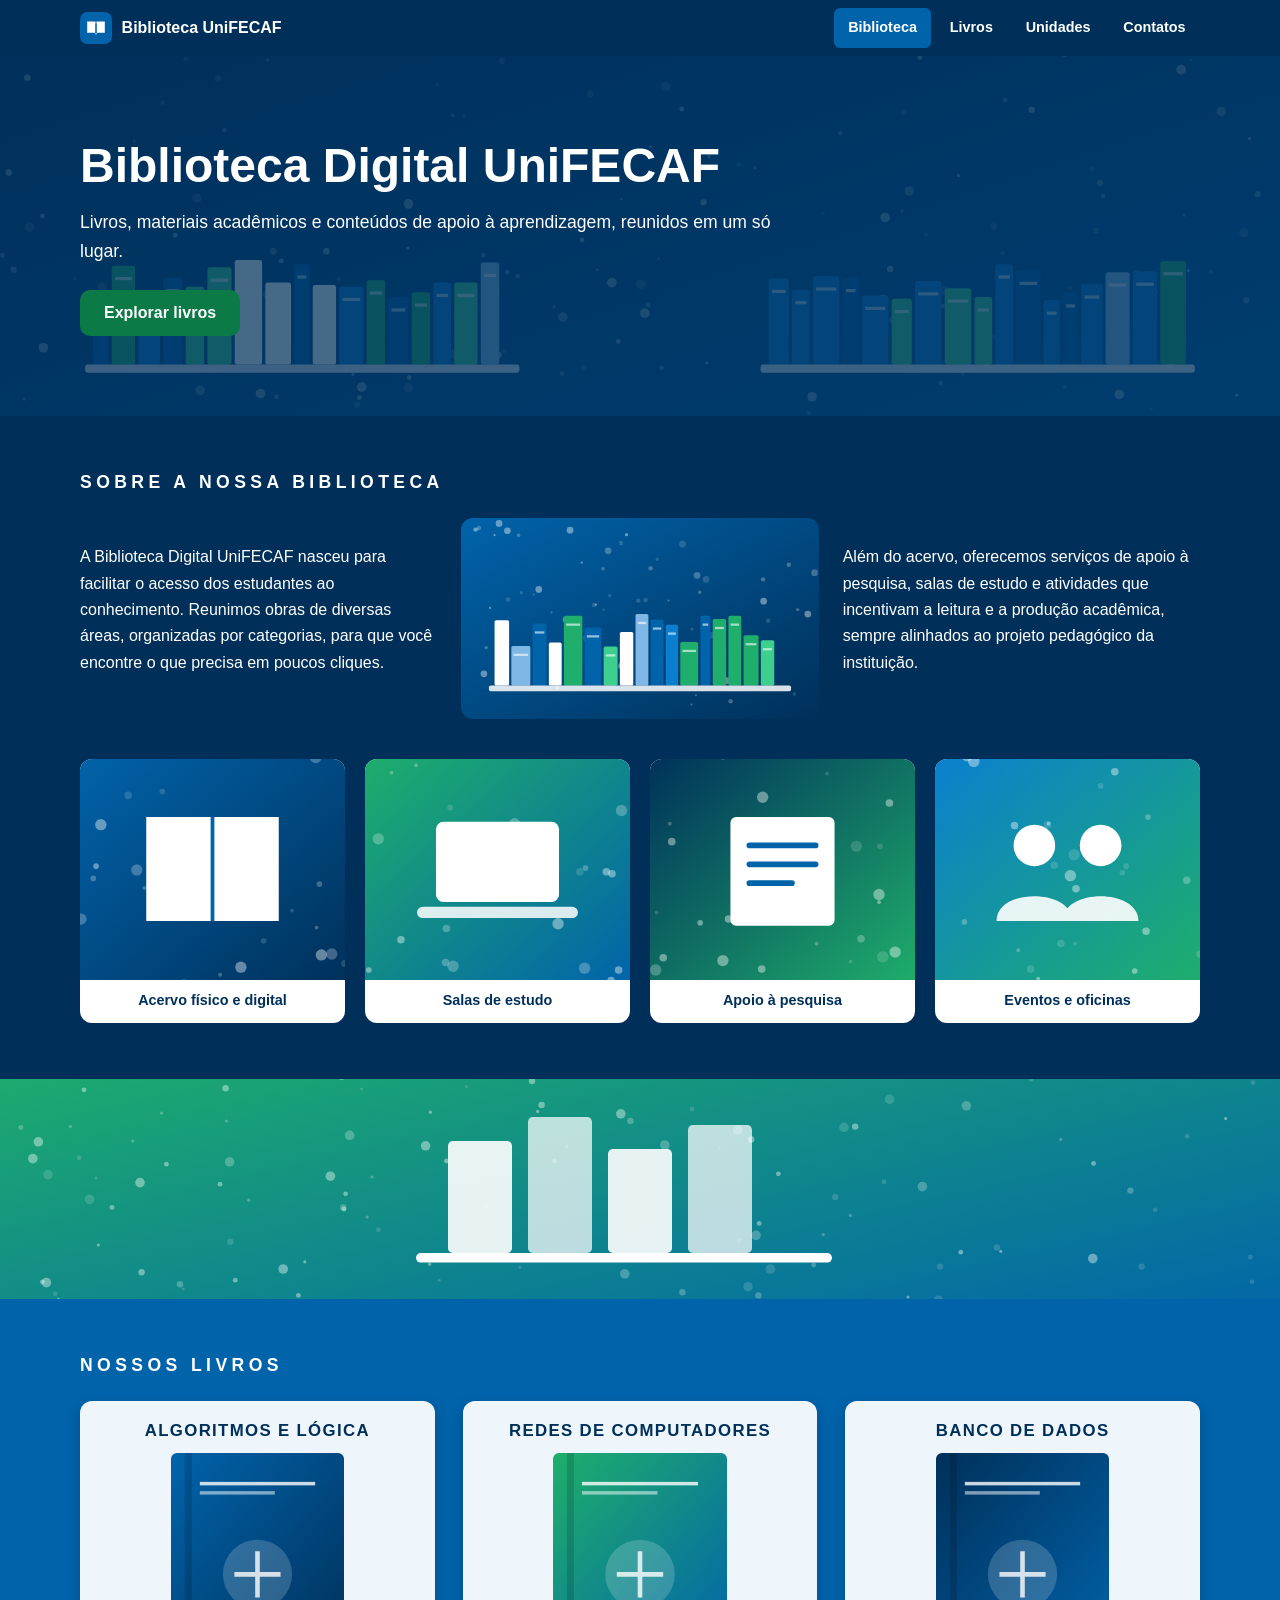
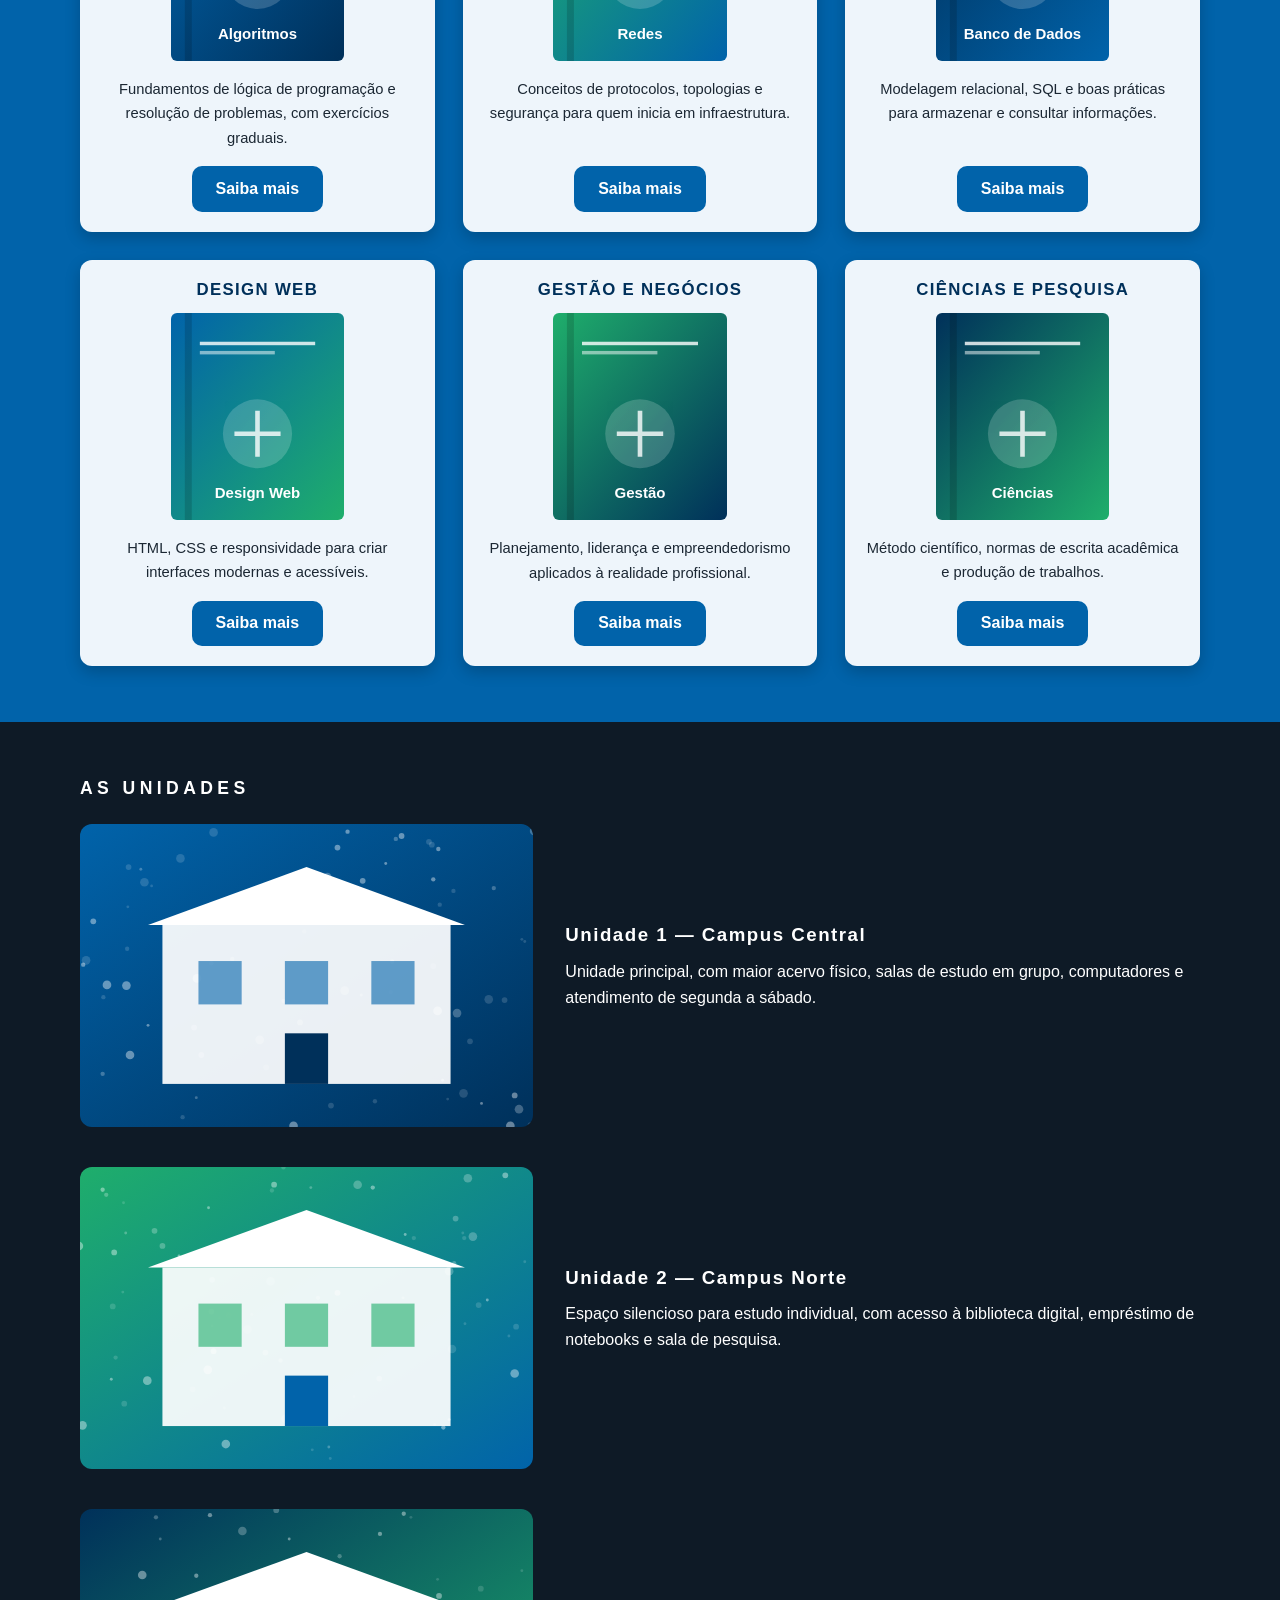
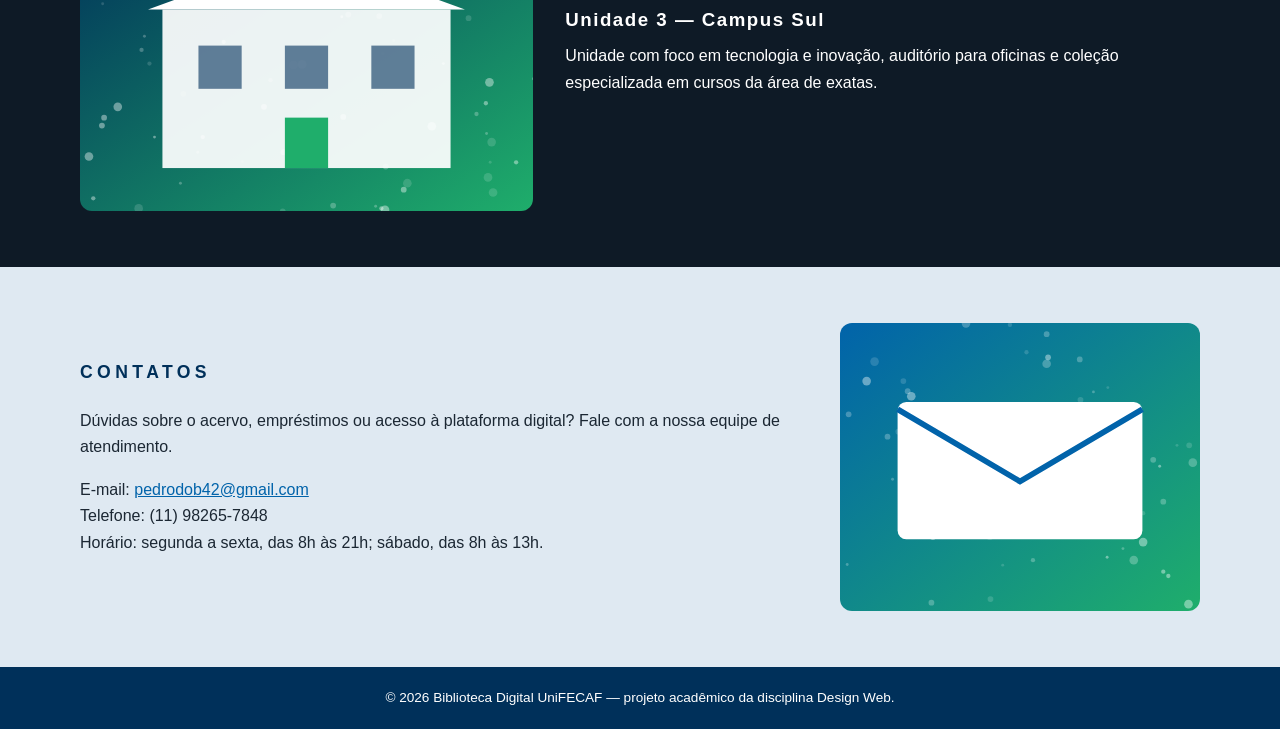
<file: index.html>
<!DOCTYPE html>
<html lang="pt-BR">
<head>
  <meta charset="UTF-8">
  <meta name="viewport" content="width=device-width, initial-scale=1.0">
  <meta name="description" content="Biblioteca Digital UniFECAF: livros, materiais acadêmicos e conteúdos de apoio à aprendizagem.">
  <title>Biblioteca Digital UniFECAF</title>
  <link rel="stylesheet" href="css/style.css">
</head>
<body>
  <a class="skip" href="#principal">Ir para o conteúdo</a>

  <header class="topo">
    <div class="topo__interno">
      <a class="marca" href="#biblioteca">
        <img src="assets/imagens/logo.svg" alt="" width="32" height="32">
        <span>Biblioteca UniFECAF</span>
      </a>
      <nav aria-label="Principal">
        <ul class="menu">
          <li><a href="#biblioteca" aria-current="page">Biblioteca</a></li>
          <li><a href="#livros">Livros</a></li>
          <li><a href="#unidades">Unidades</a></li>
          <li><a href="#contatos">Contatos</a></li>
        </ul>
      </nav>
    </div>
  </header>

  <main id="principal">
    <section id="biblioteca" class="hero" aria-labelledby="titulo-hero">
      <img src="assets/imagens/hero.svg" alt="" class="hero__fundo">
      <div class="hero__texto">
        <h1 id="titulo-hero">Biblioteca Digital UniFECAF</h1>
        <p>Livros, materiais acadêmicos e conteúdos de apoio à aprendizagem, reunidos em um só lugar.</p>
        <a class="btn btn--verde" href="#livros">Explorar livros</a>
      </div>
    </section>

    <section class="sobre" aria-labelledby="titulo-sobre">
      <div class="container">
        <h2 id="titulo-sobre">Sobre a nossa biblioteca</h2>
        <div class="sobre__grade">
          <p>A Biblioteca Digital UniFECAF nasceu para facilitar o acesso dos estudantes ao conhecimento. Reunimos obras de diversas áreas, organizadas por categorias, para que você encontre o que precisa em poucos cliques.</p>
          <img src="assets/imagens/sobre.svg" alt="Ilustração de estantes repletas de livros" loading="lazy">
          <p>Além do acervo, oferecemos serviços de apoio à pesquisa, salas de estudo e atividades que incentivam a leitura e a produção acadêmica, sempre alinhados ao projeto pedagógico da instituição.</p>
        </div>
        <ul class="galeria">
        <li><img src="assets/imagens/servico1.svg" alt="Acervo físico e digital" loading="lazy"><span>Acervo físico e digital</span></li>
        <li><img src="assets/imagens/servico2.svg" alt="Salas de estudo" loading="lazy"><span>Salas de estudo</span></li>
        <li><img src="assets/imagens/servico3.svg" alt="Apoio à pesquisa" loading="lazy"><span>Apoio à pesquisa</span></li>
        <li><img src="assets/imagens/servico4.svg" alt="Eventos e oficinas" loading="lazy"><span>Eventos e oficinas</span></li>
        </ul>
      </div>
    </section>

    <div class="banner" role="img" aria-label="Ilustração de livros sobre uma estante"></div>

    <section id="livros" class="livros" aria-labelledby="titulo-livros">
      <div class="container">
        <h2 id="titulo-livros">Nossos livros</h2>
        <div class="livros__grade">
        <article class="card">
          <h3>Algoritmos e Lógica</h3>
          <img src="assets/imagens/livro1.svg" alt="Capa ilustrativa do livro Algoritmos e Lógica" loading="lazy">
          <p>Fundamentos de lógica de programação e resolução de problemas, com exercícios graduais.</p>
          <a class="btn" href="#contatos" aria-label="Saiba mais sobre Algoritmos e Lógica">Saiba mais</a>
        </article>
        <article class="card">
          <h3>Redes de Computadores</h3>
          <img src="assets/imagens/livro2.svg" alt="Capa ilustrativa do livro Redes de Computadores" loading="lazy">
          <p>Conceitos de protocolos, topologias e segurança para quem inicia em infraestrutura.</p>
          <a class="btn" href="#contatos" aria-label="Saiba mais sobre Redes de Computadores">Saiba mais</a>
        </article>
        <article class="card">
          <h3>Banco de Dados</h3>
          <img src="assets/imagens/livro3.svg" alt="Capa ilustrativa do livro Banco de Dados" loading="lazy">
          <p>Modelagem relacional, SQL e boas práticas para armazenar e consultar informações.</p>
          <a class="btn" href="#contatos" aria-label="Saiba mais sobre Banco de Dados">Saiba mais</a>
        </article>
        <article class="card">
          <h3>Design Web</h3>
          <img src="assets/imagens/livro4.svg" alt="Capa ilustrativa do livro Design Web" loading="lazy">
          <p>HTML, CSS e responsividade para criar interfaces modernas e acessíveis.</p>
          <a class="btn" href="#contatos" aria-label="Saiba mais sobre Design Web">Saiba mais</a>
        </article>
        <article class="card">
          <h3>Gestão e Negócios</h3>
          <img src="assets/imagens/livro5.svg" alt="Capa ilustrativa do livro Gestão e Negócios" loading="lazy">
          <p>Planejamento, liderança e empreendedorismo aplicados à realidade profissional.</p>
          <a class="btn" href="#contatos" aria-label="Saiba mais sobre Gestão e Negócios">Saiba mais</a>
        </article>
        <article class="card">
          <h3>Ciências e Pesquisa</h3>
          <img src="assets/imagens/livro6.svg" alt="Capa ilustrativa do livro Ciências e Pesquisa" loading="lazy">
          <p>Método científico, normas de escrita acadêmica e produção de trabalhos.</p>
          <a class="btn" href="#contatos" aria-label="Saiba mais sobre Ciências e Pesquisa">Saiba mais</a>
        </article>
        </div>
      </div>
    </section>

    <section id="unidades" class="unidades" aria-labelledby="titulo-unidades">
      <div class="container">
        <h2 id="titulo-unidades">As unidades</h2>
        <article class="unit">
          <img src="assets/imagens/unidade1.svg" alt="Ilustração da fachada da Unidade 1" loading="lazy">
          <div>
            <h3>Unidade 1 — Campus Central</h3>
            <p>Unidade principal, com maior acervo físico, salas de estudo em grupo, computadores e atendimento de segunda a sábado.</p>
          </div>
        </article>
        <article class="unit">
          <img src="assets/imagens/unidade2.svg" alt="Ilustração da fachada da Unidade 2" loading="lazy">
          <div>
            <h3>Unidade 2 — Campus Norte</h3>
            <p>Espaço silencioso para estudo individual, com acesso à biblioteca digital, empréstimo de notebooks e sala de pesquisa.</p>
          </div>
        </article>
        <article class="unit">
          <img src="assets/imagens/unidade3.svg" alt="Ilustração da fachada da Unidade 3" loading="lazy">
          <div>
            <h3>Unidade 3 — Campus Sul</h3>
            <p>Unidade com foco em tecnologia e inovação, auditório para oficinas e coleção especializada em cursos da área de exatas.</p>
          </div>
        </article>
      </div>
    </section>

    <section id="contatos" class="contatos" aria-labelledby="titulo-contatos">
      <div class="container contatos__grade">
        <div>
          <h2 id="titulo-contatos">Contatos</h2>
          <p>Dúvidas sobre o acervo, empréstimos ou acesso à plataforma digital? Fale com a nossa equipe de atendimento.</p>
          <p>E-mail: <a href="mailto:pedrodob42@gmail.com">pedrodob42@gmail.com</a><br>
          Telefone: (11) 98265-7848<br>
          Horário: segunda a sexta, das 8h às 21h; sábado, das 8h às 13h.</p>
        </div>
        <img src="assets/imagens/contato.svg" alt="Ilustração de um envelope" loading="lazy">
      </div>
    </section>
  </main>

  <footer class="rodape">
    <p>&copy; 2026 Biblioteca Digital UniFECAF — projeto acadêmico da disciplina Design Web.</p>
  </footer>
</body>
</html>
</file>
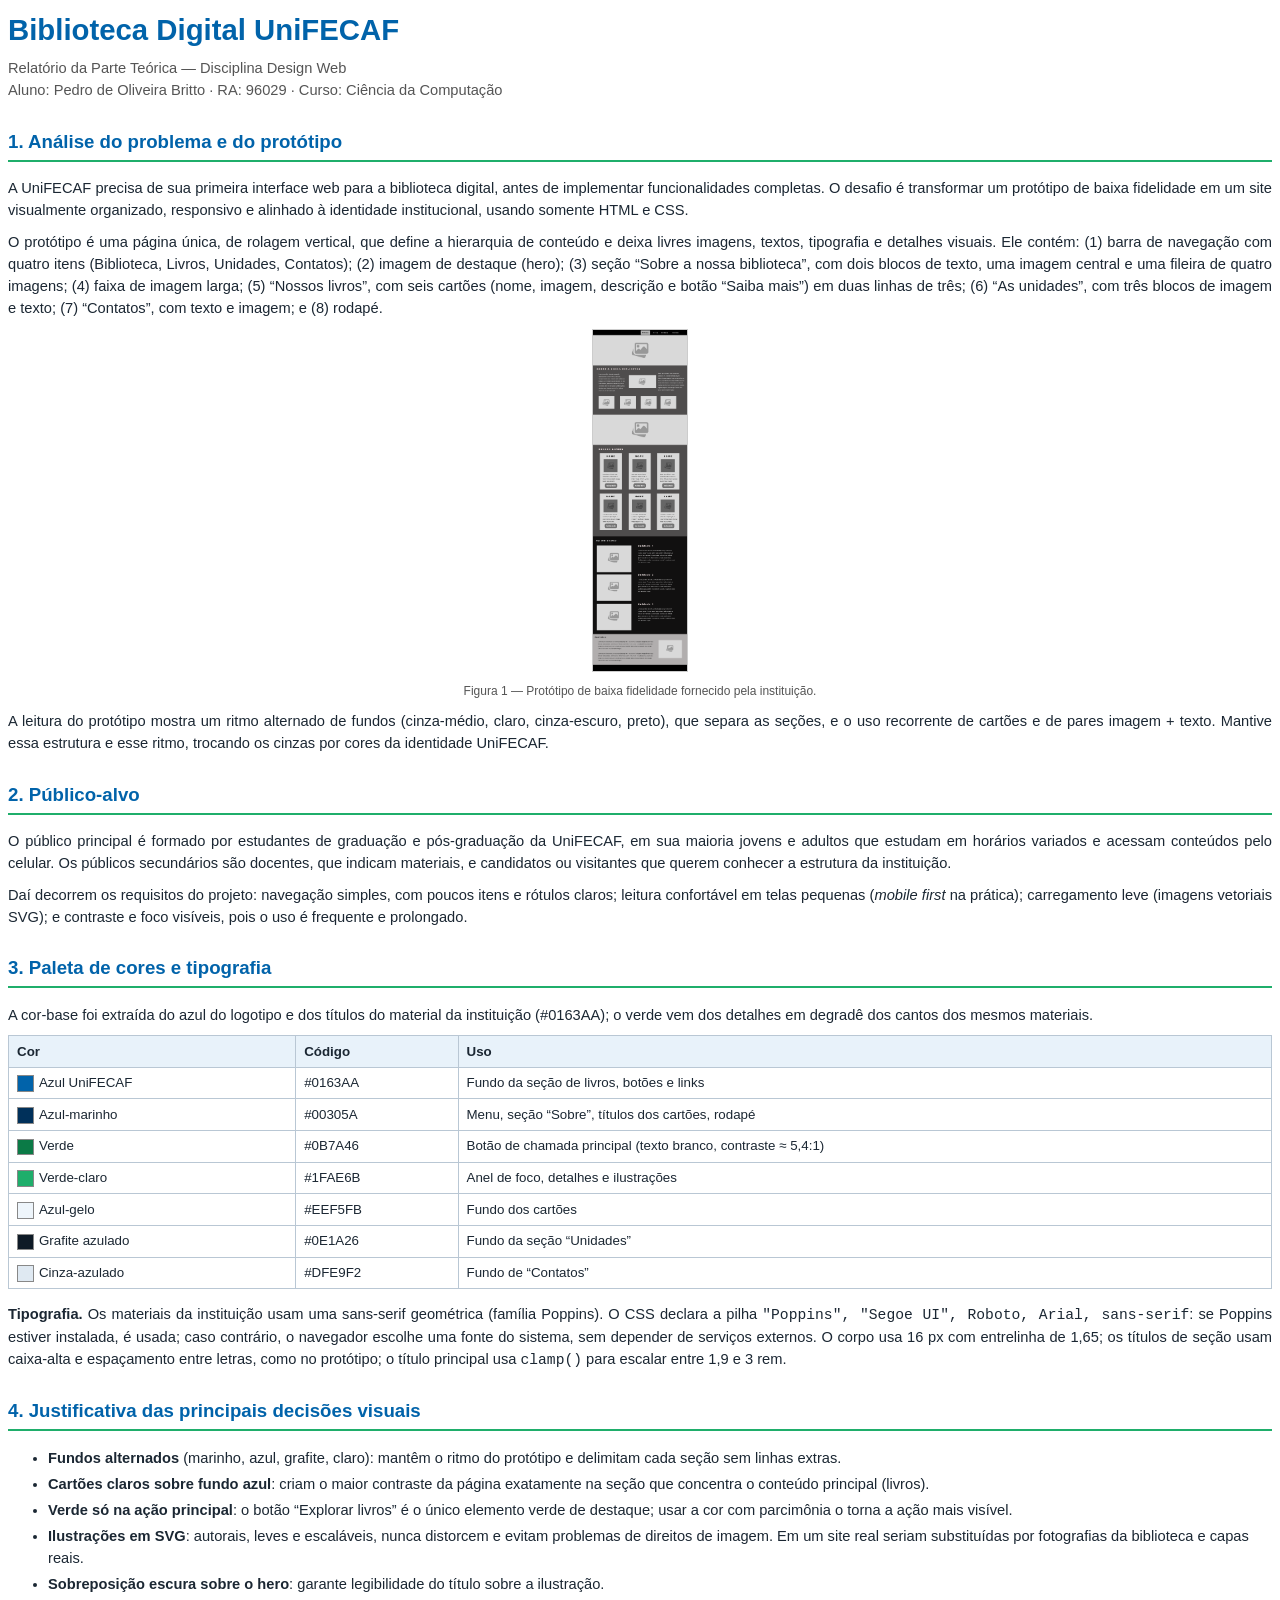
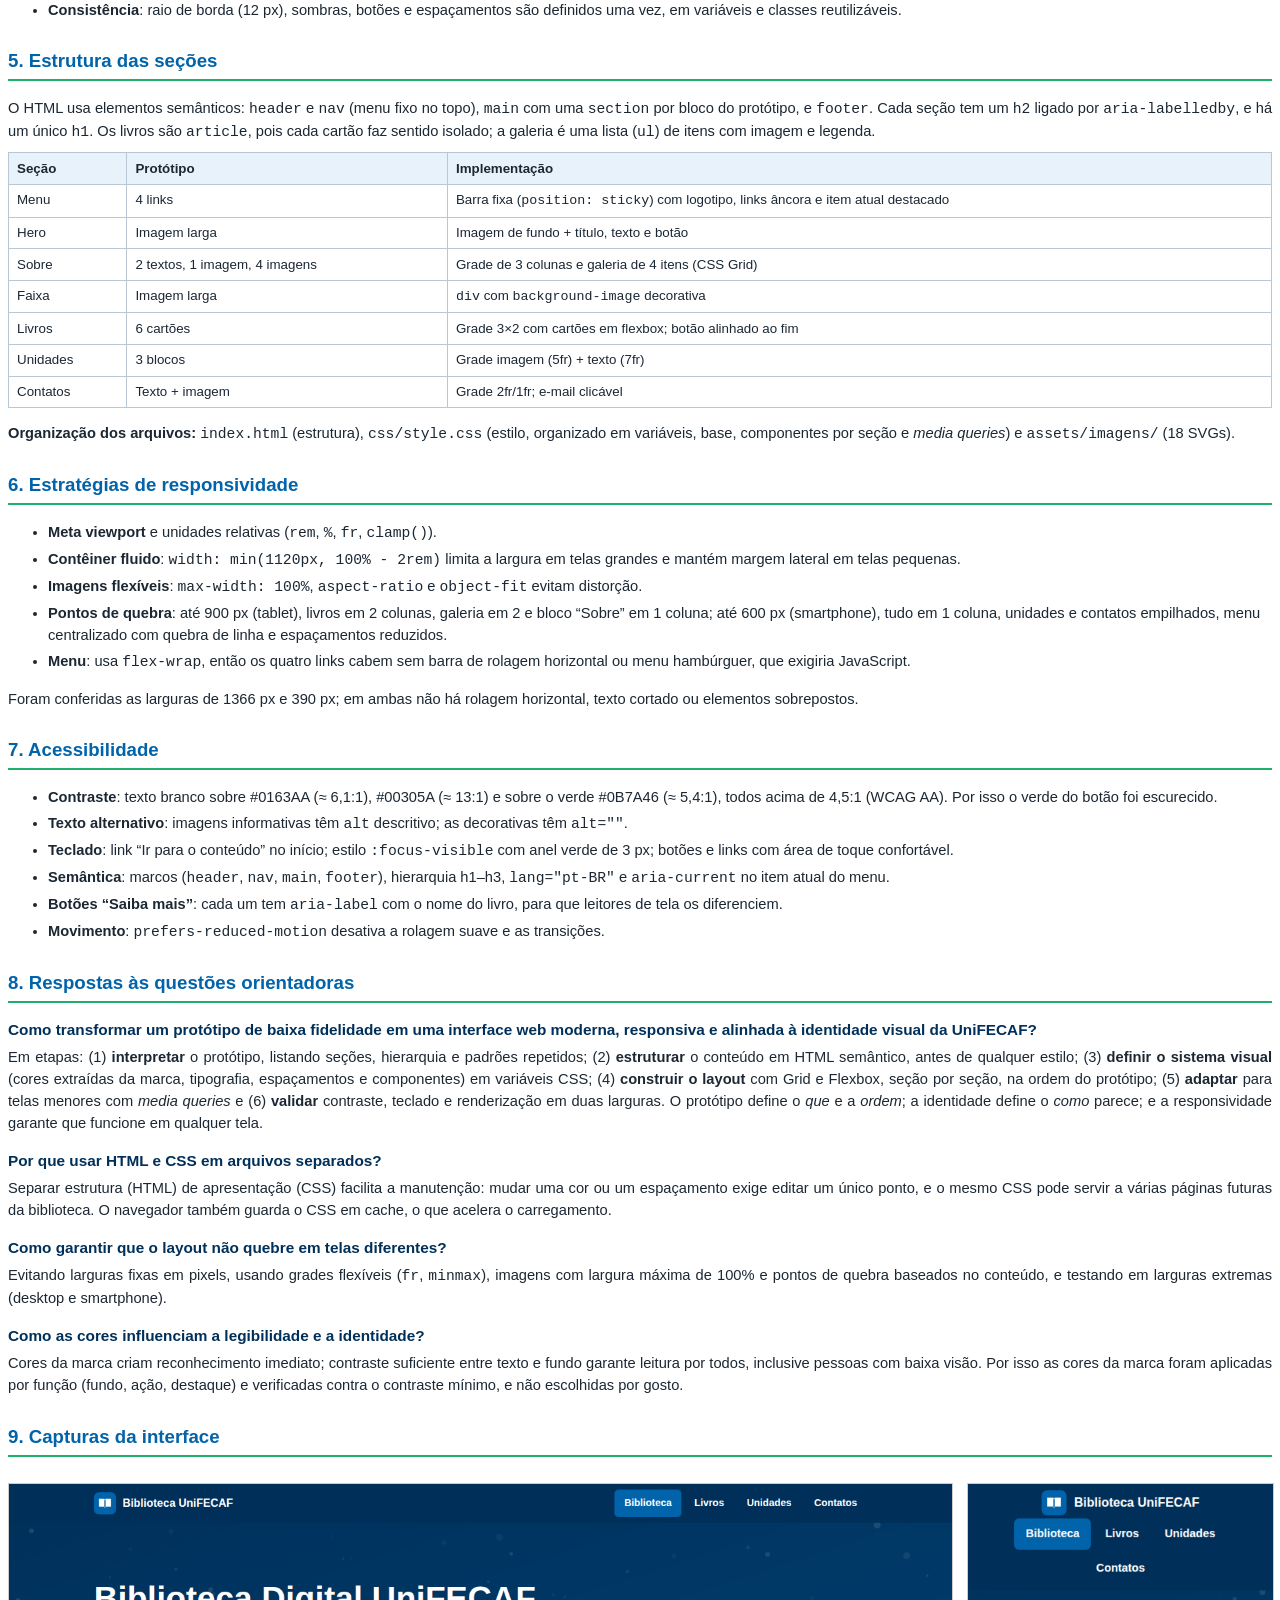
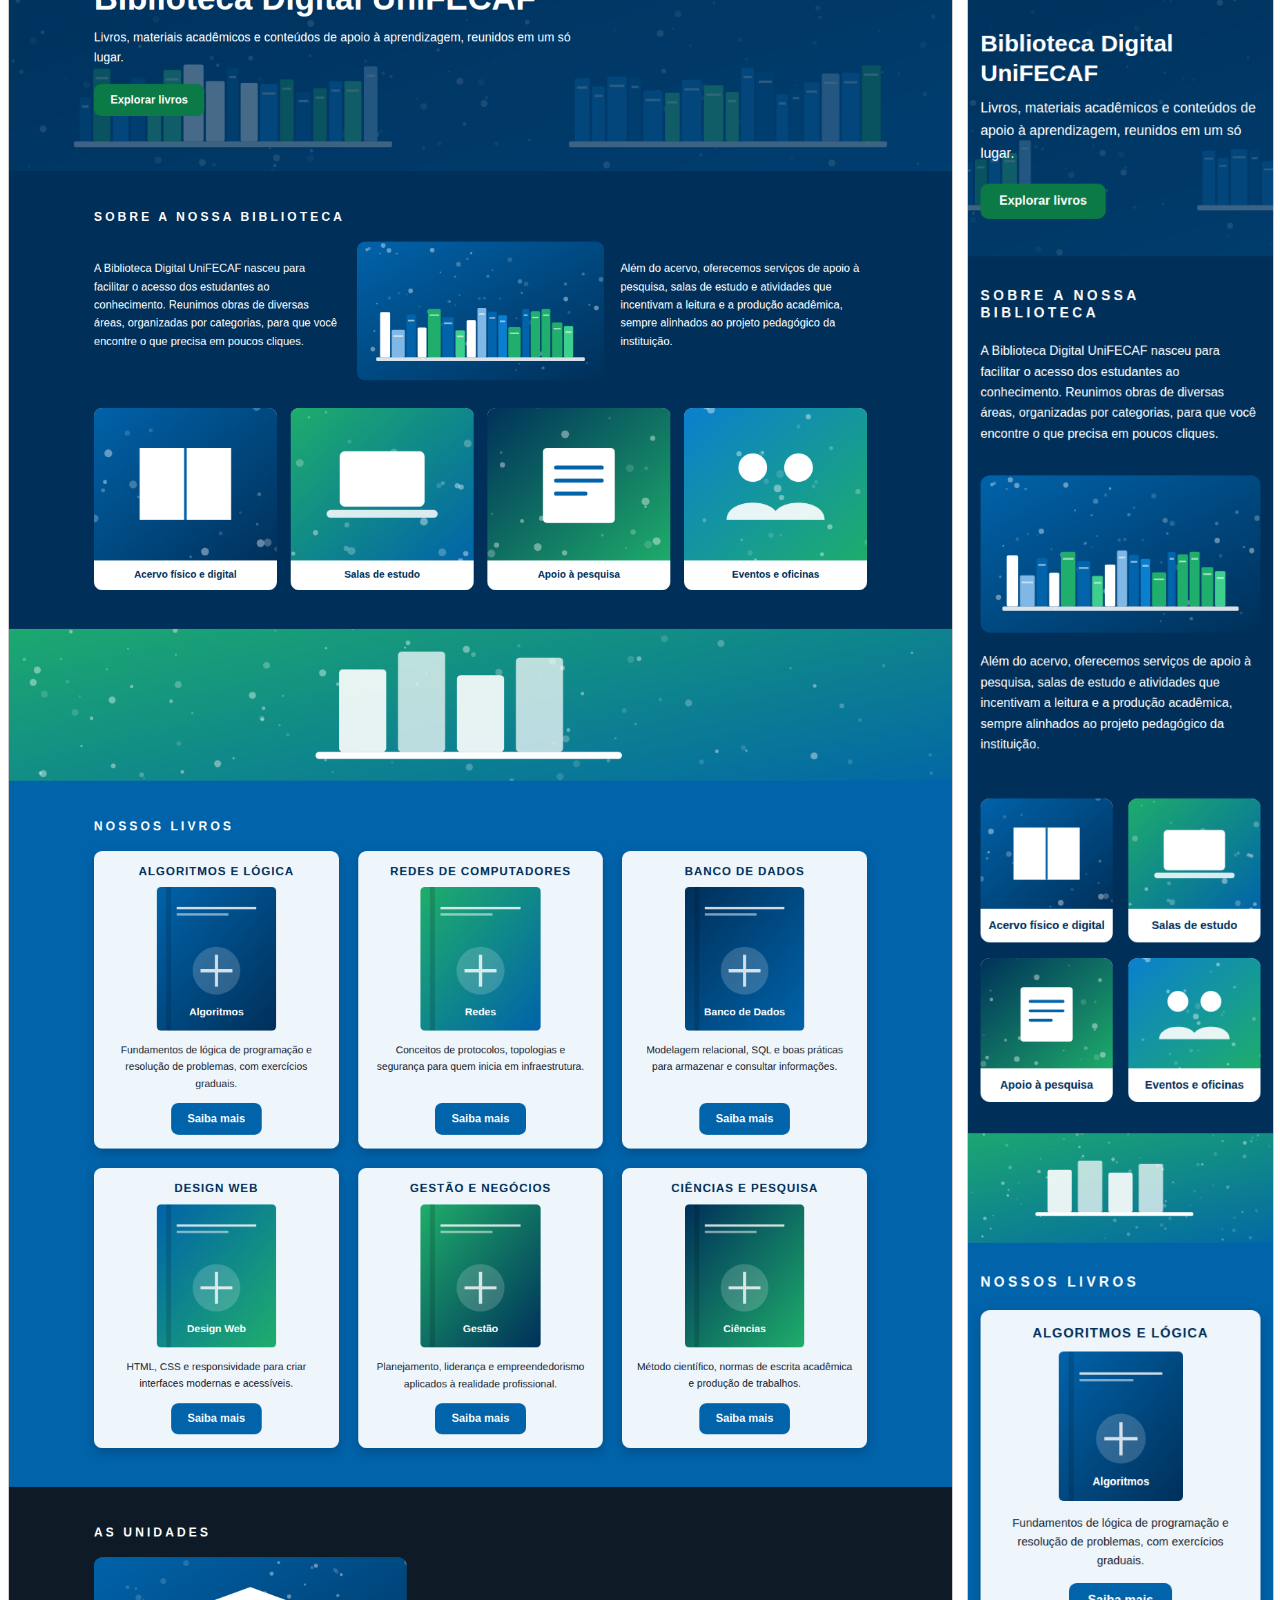
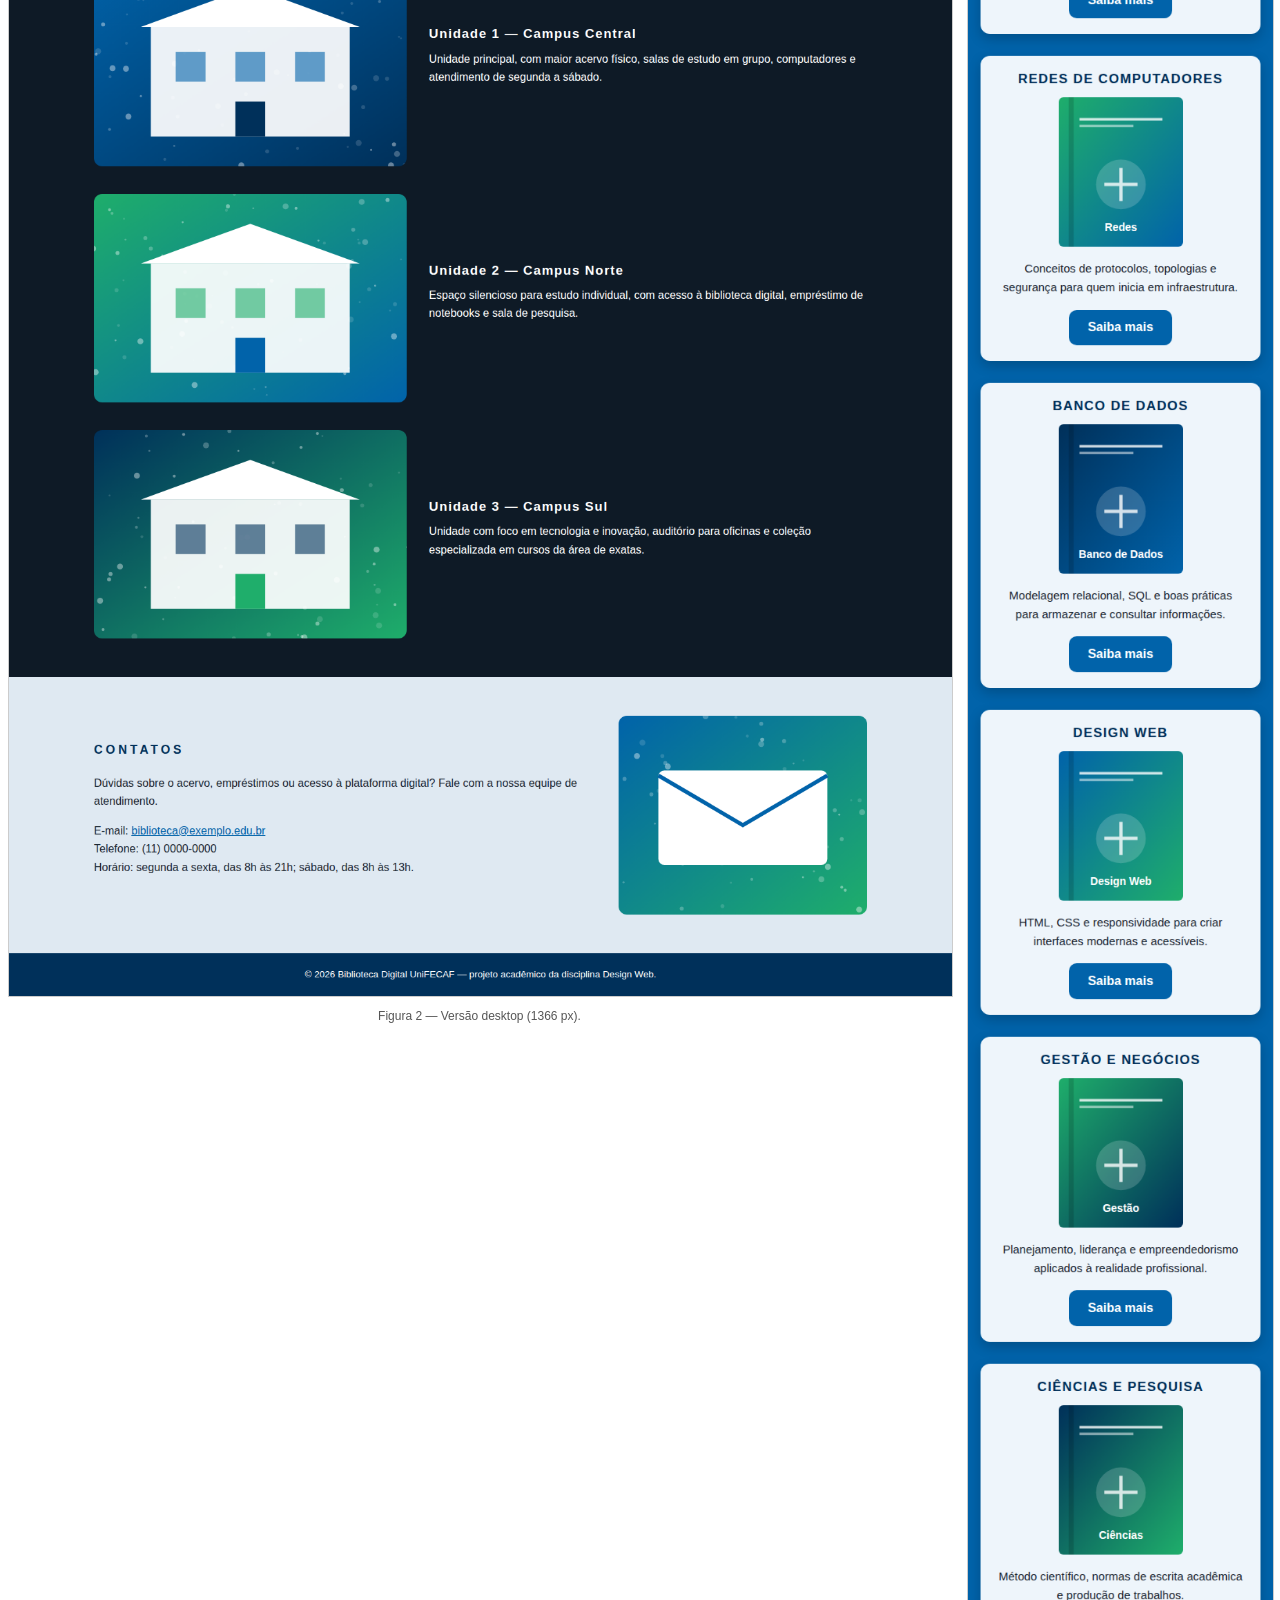
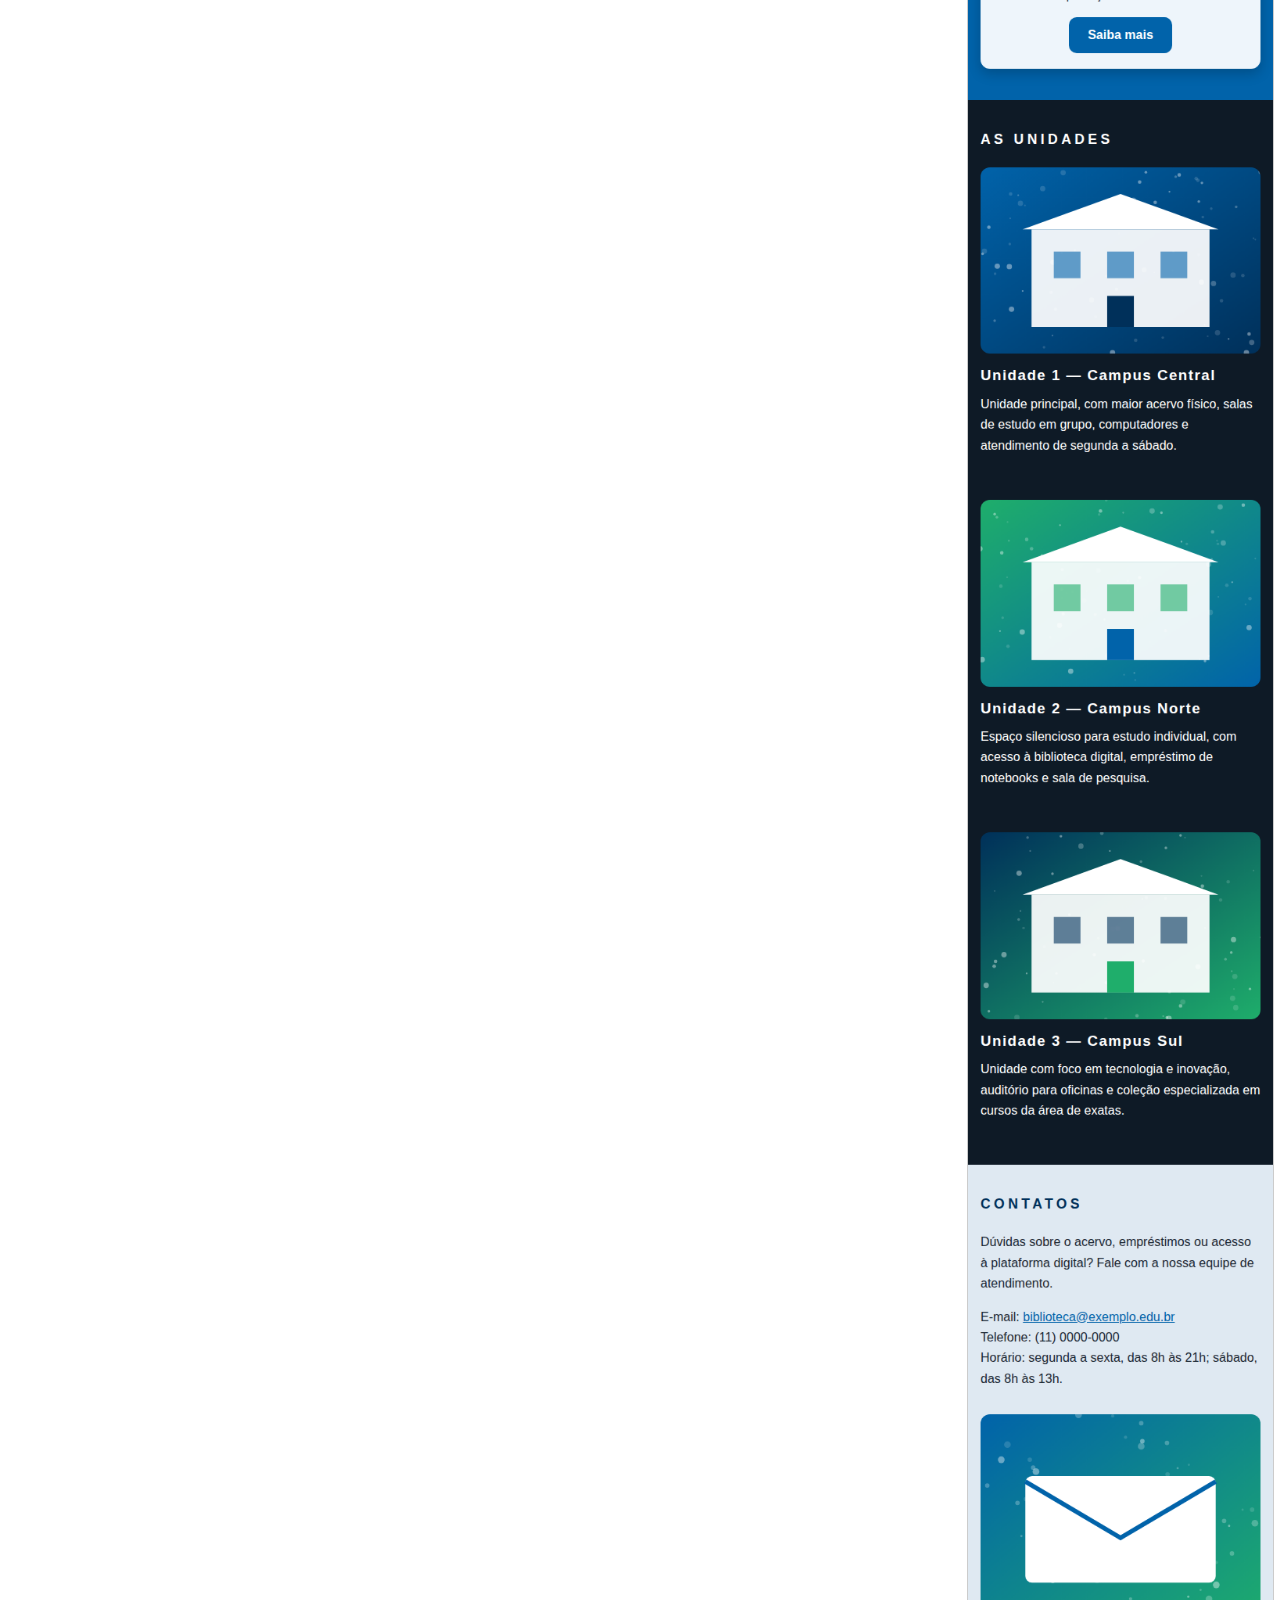
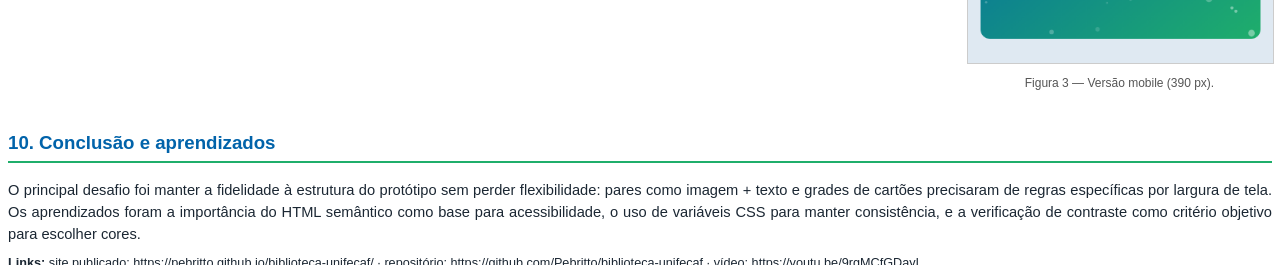
<file: docs/relatorio.html>
<!DOCTYPE html><html lang="pt-BR"><head><meta charset="UTF-8"><title>Relatório — Biblioteca Digital UniFECAF</title>
<style>
@page{size:A4;margin:2cm}
body{font-family:"Liberation Sans",Arial,sans-serif;font-size:11pt;line-height:1.5;color:#1b2733}
h1{color:#0163aa;font-size:22pt;margin:0 0 4pt}
h2{color:#0163aa;font-size:14pt;border-bottom:2px solid #1fae6b;padding-bottom:3pt;margin-top:20pt;break-after:avoid}
h3{font-size:11.5pt;color:#00305a;margin:12pt 0 3pt;break-after:avoid}
p{margin:0 0 7pt;text-align:justify}
.sub{color:#555;margin-bottom:14pt}
table{border-collapse:collapse;width:100%;margin:6pt 0 10pt;font-size:10pt}
td,th{border:1px solid #b9c7d4;padding:4pt 6pt;text-align:left;vertical-align:top}
th{background:#e8f2fa}
.sw{display:inline-block;width:11pt;height:11pt;border:1px solid #888;vertical-align:middle;margin-right:4pt}
figure{margin:8pt 0;text-align:center;break-inside:avoid}
figure img{max-width:100%;border:1px solid #ccc}
figcaption{font-size:9pt;color:#555;margin-top:3pt}
.par{display:flex;gap:12pt;justify-content:center;align-items:flex-start}
.pb{break-before:page}
li{margin-bottom:3pt}
</style></head><body>
<h1>Biblioteca Digital UniFECAF</h1>
<p class="sub">Relatório da Parte Teórica — Disciplina Design Web<br>Aluno: Pedro de Oliveira Britto · RA: 96029 · Curso: Ciência da Computação</p>

<h2>1. Análise do problema e do protótipo</h2>
<p>A UniFECAF precisa de sua primeira interface web para a biblioteca digital, antes de implementar funcionalidades completas. O desafio é transformar um protótipo de baixa fidelidade em um site visualmente organizado, responsivo e alinhado à identidade institucional, usando somente HTML e CSS.</p>
<p>O protótipo é uma página única, de rolagem vertical, que define a hierarquia de conteúdo e deixa livres imagens, textos, tipografia e detalhes visuais. Ele contém: (1) barra de navegação com quatro itens (Biblioteca, Livros, Unidades, Contatos); (2) imagem de destaque (hero); (3) seção “Sobre a nossa biblioteca”, com dois blocos de texto, uma imagem central e uma fileira de quatro imagens; (4) faixa de imagem larga; (5) “Nossos livros”, com seis cartões (nome, imagem, descrição e botão “Saiba mais”) em duas linhas de três; (6) “As unidades”, com três blocos de imagem e texto; (7) “Contatos”, com texto e imagem; e (8) rodapé.</p>
<figure><img src="prototipo.png" style="max-height:9cm"><figcaption>Figura 1 — Protótipo de baixa fidelidade fornecido pela instituição.</figcaption></figure>
<p>A leitura do protótipo mostra um ritmo alternado de fundos (cinza-médio, claro, cinza-escuro, preto), que separa as seções, e o uso recorrente de cartões e de pares imagem + texto. Mantive essa estrutura e esse ritmo, trocando os cinzas por cores da identidade UniFECAF.</p>

<h2>2. Público-alvo</h2>
<p>O público principal é formado por estudantes de graduação e pós-graduação da UniFECAF, em sua maioria jovens e adultos que estudam em horários variados e acessam conteúdos pelo celular. Os públicos secundários são docentes, que indicam materiais, e candidatos ou visitantes que querem conhecer a estrutura da instituição.</p>
<p>Daí decorrem os requisitos do projeto: navegação simples, com poucos itens e rótulos claros; leitura confortável em telas pequenas (<em>mobile first</em> na prática); carregamento leve (imagens vetoriais SVG); e contraste e foco visíveis, pois o uso é frequente e prolongado.</p>

<h2>3. Paleta de cores e tipografia</h2>
<p>A cor-base foi extraída do azul do logotipo e dos títulos do material da instituição (#0163AA); o verde vem dos detalhes em degradê dos cantos dos mesmos materiais.</p>
<table><tr><th>Cor</th><th>Código</th><th>Uso</th></tr>
<tr><td><span class="sw" style="background:#0163aa"></span>Azul UniFECAF</td><td>#0163AA</td><td>Fundo da seção de livros, botões e links</td></tr>
<tr><td><span class="sw" style="background:#00305a"></span>Azul-marinho</td><td>#00305A</td><td>Menu, seção “Sobre”, títulos dos cartões, rodapé</td></tr>
<tr><td><span class="sw" style="background:#0b7a46"></span>Verde</td><td>#0B7A46</td><td>Botão de chamada principal (texto branco, contraste ≈ 5,4:1)</td></tr>
<tr><td><span class="sw" style="background:#1fae6b"></span>Verde-claro</td><td>#1FAE6B</td><td>Anel de foco, detalhes e ilustrações</td></tr>
<tr><td><span class="sw" style="background:#eef5fb"></span>Azul-gelo</td><td>#EEF5FB</td><td>Fundo dos cartões</td></tr>
<tr><td><span class="sw" style="background:#0e1a26"></span>Grafite azulado</td><td>#0E1A26</td><td>Fundo da seção “Unidades”</td></tr>
<tr><td><span class="sw" style="background:#dfe9f2"></span>Cinza-azulado</td><td>#DFE9F2</td><td>Fundo de “Contatos”</td></tr></table>
<p><b>Tipografia.</b> Os materiais da instituição usam uma sans-serif geométrica (família Poppins). O CSS declara a pilha <code>"Poppins", "Segoe UI", Roboto, Arial, sans-serif</code>: se Poppins estiver instalada, é usada; caso contrário, o navegador escolhe uma fonte do sistema, sem depender de serviços externos. O corpo usa 16 px com entrelinha de 1,65; os títulos de seção usam caixa-alta e espaçamento entre letras, como no protótipo; o título principal usa <code>clamp()</code> para escalar entre 1,9 e 3 rem.</p>

<h2>4. Justificativa das principais decisões visuais</h2>
<ul>
<li><b>Fundos alternados</b> (marinho, azul, grafite, claro): mantêm o ritmo do protótipo e delimitam cada seção sem linhas extras.</li>
<li><b>Cartões claros sobre fundo azul</b>: criam o maior contraste da página exatamente na seção que concentra o conteúdo principal (livros).</li>
<li><b>Verde só na ação principal</b>: o botão “Explorar livros” é o único elemento verde de destaque; usar a cor com parcimônia o torna a ação mais visível.</li>
<li><b>Ilustrações em SVG</b>: autorais, leves e escaláveis, nunca distorcem e evitam problemas de direitos de imagem. Em um site real seriam substituídas por fotografias da biblioteca e capas reais.</li>
<li><b>Sobreposição escura sobre o hero</b>: garante legibilidade do título sobre a ilustração.</li>
<li><b>Consistência</b>: raio de borda (12 px), sombras, botões e espaçamentos são definidos uma vez, em variáveis e classes reutilizáveis.</li>
</ul>

<h2>5. Estrutura das seções</h2>
<p>O HTML usa elementos semânticos: <code>header</code> e <code>nav</code> (menu fixo no topo), <code>main</code> com uma <code>section</code> por bloco do protótipo, e <code>footer</code>. Cada seção tem um <code>h2</code> ligado por <code>aria-labelledby</code>, e há um único <code>h1</code>. Os livros são <code>article</code>, pois cada cartão faz sentido isolado; a galeria é uma lista (<code>ul</code>) de itens com imagem e legenda.</p>
<table><tr><th>Seção</th><th>Protótipo</th><th>Implementação</th></tr>
<tr><td>Menu</td><td>4 links</td><td>Barra fixa (<code>position: sticky</code>) com logotipo, links âncora e item atual destacado</td></tr>
<tr><td>Hero</td><td>Imagem larga</td><td>Imagem de fundo + título, texto e botão</td></tr>
<tr><td>Sobre</td><td>2 textos, 1 imagem, 4 imagens</td><td>Grade de 3 colunas e galeria de 4 itens (CSS Grid)</td></tr>
<tr><td>Faixa</td><td>Imagem larga</td><td><code>div</code> com <code>background-image</code> decorativa</td></tr>
<tr><td>Livros</td><td>6 cartões</td><td>Grade 3×2 com cartões em flexbox; botão alinhado ao fim</td></tr>
<tr><td>Unidades</td><td>3 blocos</td><td>Grade imagem (5fr) + texto (7fr)</td></tr>
<tr><td>Contatos</td><td>Texto + imagem</td><td>Grade 2fr/1fr; e-mail clicável</td></tr></table>
<p><b>Organização dos arquivos:</b> <code>index.html</code> (estrutura), <code>css/style.css</code> (estilo, organizado em variáveis, base, componentes por seção e <em>media queries</em>) e <code>assets/imagens/</code> (18 SVGs).</p>

<h2>6. Estratégias de responsividade</h2>
<ul>
<li><b>Meta viewport</b> e unidades relativas (<code>rem</code>, <code>%</code>, <code>fr</code>, <code>clamp()</code>).</li>
<li><b>Contêiner fluido</b>: <code>width: min(1120px, 100% - 2rem)</code> limita a largura em telas grandes e mantém margem lateral em telas pequenas.</li>
<li><b>Imagens flexíveis</b>: <code>max-width: 100%</code>, <code>aspect-ratio</code> e <code>object-fit</code> evitam distorção.</li>
<li><b>Pontos de quebra</b>: até 900 px (tablet), livros em 2 colunas, galeria em 2 e bloco “Sobre” em 1 coluna; até 600 px (smartphone), tudo em 1 coluna, unidades e contatos empilhados, menu centralizado com quebra de linha e espaçamentos reduzidos.</li>
<li><b>Menu</b>: usa <code>flex-wrap</code>, então os quatro links cabem sem barra de rolagem horizontal ou menu hambúrguer, que exigiria JavaScript.</li>
</ul>
<p>Foram conferidas as larguras de 1366 px e 390 px; em ambas não há rolagem horizontal, texto cortado ou elementos sobrepostos.</p>

<h2>7. Acessibilidade</h2>
<ul>
<li><b>Contraste</b>: texto branco sobre #0163AA (≈ 6,1:1), #00305A (≈ 13:1) e sobre o verde #0B7A46 (≈ 5,4:1), todos acima de 4,5:1 (WCAG AA). Por isso o verde do botão foi escurecido.</li>
<li><b>Texto alternativo</b>: imagens informativas têm <code>alt</code> descritivo; as decorativas têm <code>alt=""</code>.</li>
<li><b>Teclado</b>: link “Ir para o conteúdo” no início; estilo <code>:focus-visible</code> com anel verde de 3 px; botões e links com área de toque confortável.</li>
<li><b>Semântica</b>: marcos (<code>header</code>, <code>nav</code>, <code>main</code>, <code>footer</code>), hierarquia h1–h3, <code>lang="pt-BR"</code> e <code>aria-current</code> no item atual do menu.</li>
<li><b>Botões “Saiba mais”</b>: cada um tem <code>aria-label</code> com o nome do livro, para que leitores de tela os diferenciem.</li>
<li><b>Movimento</b>: <code>prefers-reduced-motion</code> desativa a rolagem suave e as transições.</li>
</ul>

<h2 class="pb">8. Respostas às questões orientadoras</h2>
<h3>Como transformar um protótipo de baixa fidelidade em uma interface web moderna, responsiva e alinhada à identidade visual da UniFECAF?</h3>
<p>Em etapas: (1) <b>interpretar</b> o protótipo, listando seções, hierarquia e padrões repetidos; (2) <b>estruturar</b> o conteúdo em HTML semântico, antes de qualquer estilo; (3) <b>definir o sistema visual</b> (cores extraídas da marca, tipografia, espaçamentos e componentes) em variáveis CSS; (4) <b>construir o layout</b> com Grid e Flexbox, seção por seção, na ordem do protótipo; (5) <b>adaptar</b> para telas menores com <em>media queries</em> e (6) <b>validar</b> contraste, teclado e renderização em duas larguras. O protótipo define o <em>que</em> e a <em>ordem</em>; a identidade define o <em>como</em> parece; e a responsividade garante que funcione em qualquer tela.</p>
<h3>Por que usar HTML e CSS em arquivos separados?</h3>
<p>Separar estrutura (HTML) de apresentação (CSS) facilita a manutenção: mudar uma cor ou um espaçamento exige editar um único ponto, e o mesmo CSS pode servir a várias páginas futuras da biblioteca. O navegador também guarda o CSS em cache, o que acelera o carregamento.</p>
<h3>Como garantir que o layout não quebre em telas diferentes?</h3>
<p>Evitando larguras fixas em pixels, usando grades flexíveis (<code>fr</code>, <code>minmax</code>), imagens com largura máxima de 100% e pontos de quebra baseados no conteúdo, e testando em larguras extremas (desktop e smartphone).</p>
<h3>Como as cores influenciam a legibilidade e a identidade?</h3>
<p>Cores da marca criam reconhecimento imediato; contraste suficiente entre texto e fundo garante leitura por todos, inclusive pessoas com baixa visão. Por isso as cores da marca foram aplicadas por função (fundo, ação, destaque) e verificadas contra o contraste mínimo, e não escolhidas por gosto.</p>

<h2 class="pb">9. Capturas da interface</h2>
<div class="par">
<figure style="flex:1.7"><img src="captura-desktop.png"><figcaption>Figura 2 — Versão desktop (1366 px).</figcaption></figure>
<figure style="flex:.55"><img src="captura-mobile.png"><figcaption>Figura 3 — Versão mobile (390 px).</figcaption></figure>
</div>

<h2>10. Conclusão e aprendizados</h2>
<p>O principal desafio foi manter a fidelidade à estrutura do protótipo sem perder flexibilidade: pares como imagem + texto e grades de cartões precisaram de regras específicas por largura de tela. Os aprendizados foram a importância do HTML semântico como base para acessibilidade, o uso de variáveis CSS para manter consistência, e a verificação de contraste como critério objetivo para escolher cores.</p>
<p style="font-size:9.5pt"><b>Links:</b> site publicado: https://pebritto.github.io/biblioteca-unifecaf/ · repositório: https://github.com/Pebritto/biblioteca-unifecaf · vídeo: https://youtu.be/9rgMCfGDayI</p>
</body></html>
</file>
<file: css/style.css>
/* ===== Variáveis (paleta baseada na identidade UniFECAF) ===== */
:root {
  --azul: #0163aa;
  --azul-escuro: #00305a;
  --verde: #0b7a46;      /* verde escurecido para contraste com texto branco */
  --verde-claro: #1fae6b;
  --claro: #eef5fb;
  --texto: #1b2733;
  --branco: #ffffff;
  --raio: 12px;
  --fonte: "Poppins", "Segoe UI", Roboto, Arial, sans-serif;
}

/* ===== Base ===== */
*, *::before, *::after { box-sizing: border-box; }
html { scroll-behavior: smooth; scroll-padding-top: 72px; }
body {
  margin: 0;
  font-family: var(--fonte);
  font-size: 1rem;
  line-height: 1.65;
  color: var(--texto);
  background: var(--branco);
}
img { max-width: 100%; display: block; }
h1, h2, h3 { line-height: 1.25; margin: 0 0 .75rem; }
p { margin: 0 0 1rem; }
a { color: var(--azul); }
:focus-visible { outline: 3px solid var(--verde-claro); outline-offset: 3px; }

.container { width: min(1120px, 100% - 2rem); margin-inline: auto; }

.skip {
  position: absolute; left: -999px; top: 0;
  background: var(--branco); color: var(--azul-escuro); padding: .5rem 1rem; z-index: 20;
}
.skip:focus { left: 0; }

/* ===== Topo / menu ===== */
.topo {
  position: sticky; top: 0; z-index: 10;
  background: var(--azul-escuro);
}
.topo__interno {
  width: min(1120px, 100% - 2rem); margin-inline: auto;
  display: flex; align-items: center; justify-content: space-between;
  flex-wrap: wrap; gap: .25rem 1rem; padding: .5rem 0;
}
.marca {
  display: flex; align-items: center; gap: .6rem;
  color: var(--branco); text-decoration: none; font-weight: 700;
}
.menu { list-style: none; display: flex; flex-wrap: wrap; gap: .25rem; margin: 0; padding: 0; }
.menu a {
  display: block; padding: .5rem .9rem; border-radius: 6px;
  color: var(--branco); text-decoration: none; font-size: .9rem; font-weight: 600;
}
.menu a:hover, .menu a[aria-current] { background: var(--azul); }

/* ===== Botões ===== */
.btn {
  display: inline-block; padding: .6rem 1.5rem;
  background: var(--azul); color: var(--branco);
  border-radius: 10px; font-weight: 600; text-decoration: none;
  transition: background .2s, transform .2s;
}
.btn:hover { background: var(--azul-escuro); transform: translateY(-2px); }
.btn--verde { background: var(--verde); }
.btn--verde:hover { background: #075c35; }

/* ===== Hero ===== */
.hero { position: relative; min-height: 360px; display: grid; align-items: center; color: var(--branco); overflow: hidden; }
.hero__fundo { position: absolute; inset: 0; width: 100%; height: 100%; object-fit: cover; }
.hero::after { content: ""; position: absolute; inset: 0; background: rgba(0, 48, 90, .72); }
.hero__texto { position: relative; z-index: 1; width: min(1120px, 100% - 2rem); margin-inline: auto; padding: 3rem 0; max-width: 700px; margin-left: max(1rem, calc((100% - 1120px) / 2)); }
.hero h1 { font-size: clamp(1.9rem, 5vw, 3rem); }
.hero p { font-size: 1.1rem; margin-bottom: 1.5rem; }

/* ===== Seções ===== */
section h2 {
  font-size: 1.1rem; letter-spacing: .25em; text-transform: uppercase; margin-bottom: 1.5rem;
}
.sobre, .livros, .unidades, .contatos { padding: 3.5rem 0; }

/* Sobre */
.sobre { background: var(--azul-escuro); color: var(--branco); }
.sobre__grade { display: grid; grid-template-columns: 1fr 1fr 1fr; gap: 1.5rem; align-items: center; }
.sobre__grade img { border-radius: var(--raio); width: 100%; height: 100%; object-fit: cover; }
.galeria {
  list-style: none; margin: 2.5rem 0 0; padding: 0;
  display: grid; grid-template-columns: repeat(4, 1fr); gap: 1.25rem;
}
.galeria li { background: var(--branco); color: var(--azul-escuro); border-radius: var(--raio); overflow: hidden; text-align: center; }
.galeria img { width: 100%; aspect-ratio: 1.2; object-fit: cover; }
.galeria span { display: block; padding: .6rem .5rem; font-size: .9rem; font-weight: 600; }

/* Banner */
.banner { height: 220px; background: url("../assets/imagens/banner.svg") center / cover no-repeat; }

/* Livros */
.livros { background: var(--azul); color: var(--branco); }
.livros__grade { display: grid; grid-template-columns: repeat(3, 1fr); gap: 1.75rem; }
.card {
  background: var(--claro); color: var(--texto); border-radius: var(--raio);
  padding: 1.25rem; text-align: center;
  display: flex; flex-direction: column; align-items: center;
  box-shadow: 0 6px 16px rgba(0, 0, 0, .2);
}
.card h3 { font-size: 1.05rem; letter-spacing: .08em; text-transform: uppercase; color: var(--azul-escuro); }
.card img { width: 55%; aspect-ratio: 5 / 6; object-fit: cover; border-radius: 6px; margin-bottom: 1rem; }
.card p { font-size: .92rem; flex: 1; }

/* Unidades */
.unidades { background: #0e1a26; color: var(--branco); }
.unit { display: grid; grid-template-columns: 5fr 7fr; gap: 2rem; align-items: center; margin-bottom: 2.5rem; }
.unit:last-child { margin-bottom: 0; }
.unit img { width: 100%; aspect-ratio: 3 / 2; object-fit: cover; border-radius: var(--raio); }
.unit h3 { letter-spacing: .08em; }

/* Contatos */
.contatos { background: #dfe9f2; }
.contatos h2 { color: var(--azul-escuro); }
.contatos__grade { display: grid; grid-template-columns: 2fr 1fr; gap: 2.5rem; align-items: center; }
.contatos__grade img { border-radius: var(--raio); width: 100%; aspect-ratio: 5 / 4; object-fit: cover; }

/* Rodapé */
.rodape { background: var(--azul-escuro); color: var(--branco); text-align: center; padding: 1.25rem 1rem; font-size: .85rem; }
.rodape p { margin: 0; }

/* ===== Tablet ===== */
@media (max-width: 900px) {
  .livros__grade { grid-template-columns: repeat(2, 1fr); }
  .galeria { grid-template-columns: repeat(2, 1fr); }
  .sobre__grade { grid-template-columns: 1fr; }
  .sobre__grade img { aspect-ratio: 16 / 9; }
}

/* ===== Smartphone ===== */
@media (max-width: 600px) {
  .topo__interno { justify-content: center; }
  .menu { justify-content: center; }
  .livros__grade { grid-template-columns: 1fr; }
  .card img { width: 50%; }
  .unit, .contatos__grade { grid-template-columns: 1fr; gap: 1rem; }
  .sobre, .livros, .unidades, .contatos { padding: 2.5rem 0; }
  .banner { height: 140px; }
  .hero { min-height: 300px; }
}

@media (prefers-reduced-motion: reduce) {
  html { scroll-behavior: auto; }
  .btn { transition: none; }
}
</file>
